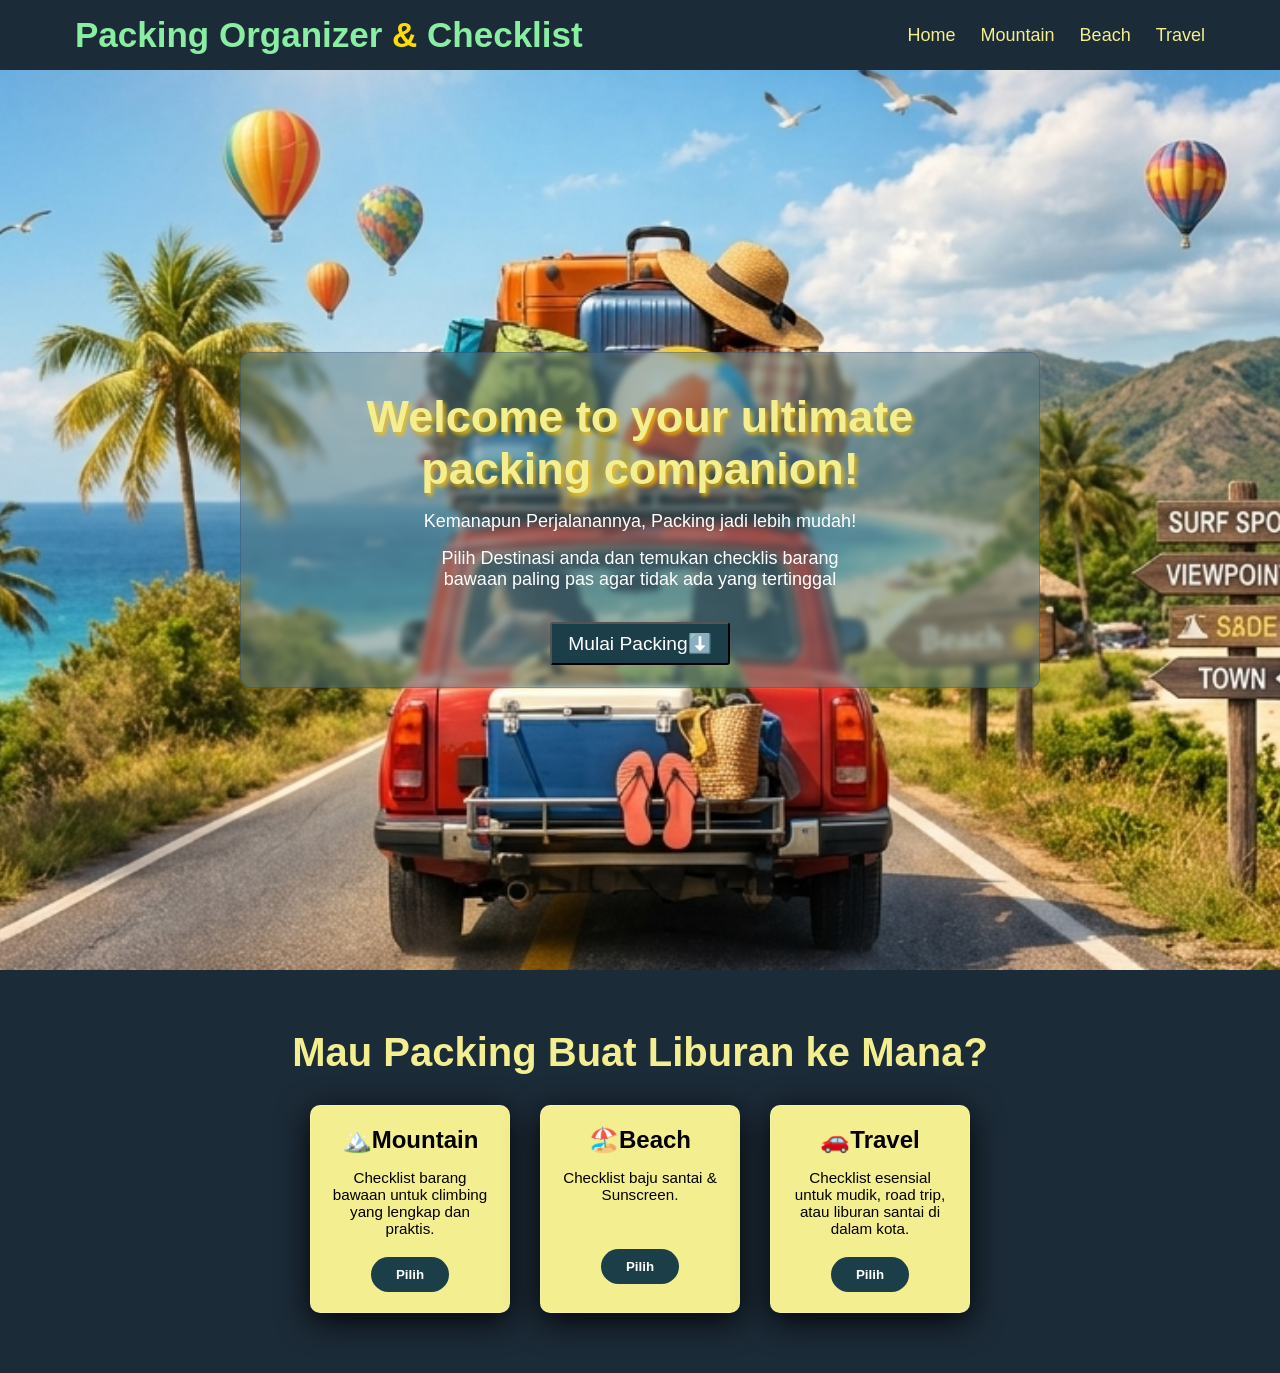
<file: Index.html>
<!DOCTYPE html>
<html lang="">
    <head>
        <title>Home</title>
        <link rel="stylesheet" href="style.css">
    </head>
    <body><nav class="navbar">
            <div class ="navbar-logo">
                <h1>Packing Organizer <span class="tec">& </span>Checklist</h1>
            </div>
            <ul>
                <li><a href="Index.html">Home</a></li>
                <li><a href="gunung.html">Mountain</a></li>
                <li><a href="pantai.html">Beach</a></li>
                <li><a href="mudik.html">Travel</a></li>
            </ul>
            </div>
        </nav>
        
        <nav class="home">
            <main class="isi">
                <h1>Welcome to your<span> ultimate packing </span>companion!</h1>
                <p>Kemanapun Perjalanannya, Packing jadi lebih mudah!</p>
                <p>Pilih Destinasi anda dan temukan checklis barang bawaan paling pas agar tidak ada yang tertinggal</p>
                <a href="#menu-pilihan">
                    <button class="btn-go">Mulai Packing⬇️</button>
                </a>
            </main>
        </nav> 
        <section id="menu-pilihan" style="padding: 60px 20px; text-align: center;">
            <h2 style="color: #f3ee90; font-size: 2.5rem; margin-bottom: 30px;">Mau Packing Buat Liburan ke Mana?</h2>
            <div style="display: flex; justify-content: center; gap: 20px; flex-wrap: wrap;">
                <div class="menu-container">
                    <div class="card" style="background-color: #f3ee90; padding: 20px; border-radius: 10px; width: 200px;">
                        <h3>🏔️Mountain</h3>
                        <p>Checklist barang bawaan untuk climbing yang lengkap dan praktis.</p>
                        <a href="gunung.html" class="cta"><button>Pilih</button></a>
                    </div>
                    <div class="card" style="background-color: #f3ee90; padding: 20px; border-radius: 10px; width: 200px;">
                        <h3>🏖️Beach</h3>
                        <p>Checklist baju santai & Sunscreen.</p>
                        <a href="pantai.html" class="cta"><button>Pilih</button></a>
                    </div>
                    <div class="card" style="background-color: #f3ee90; padding: 20px; border-radius: 10px; width: 200px;">
                        <h3>🚗Travel</h3>
                        <p>Checklist esensial untuk mudik, road trip, atau liburan santai di dalam kota.</p>
                        <a href="mudik.html" class="cta"><button>Pilih</button></a>
                    </div>
                </div>
        </section>
    </body>
</html>
</file>
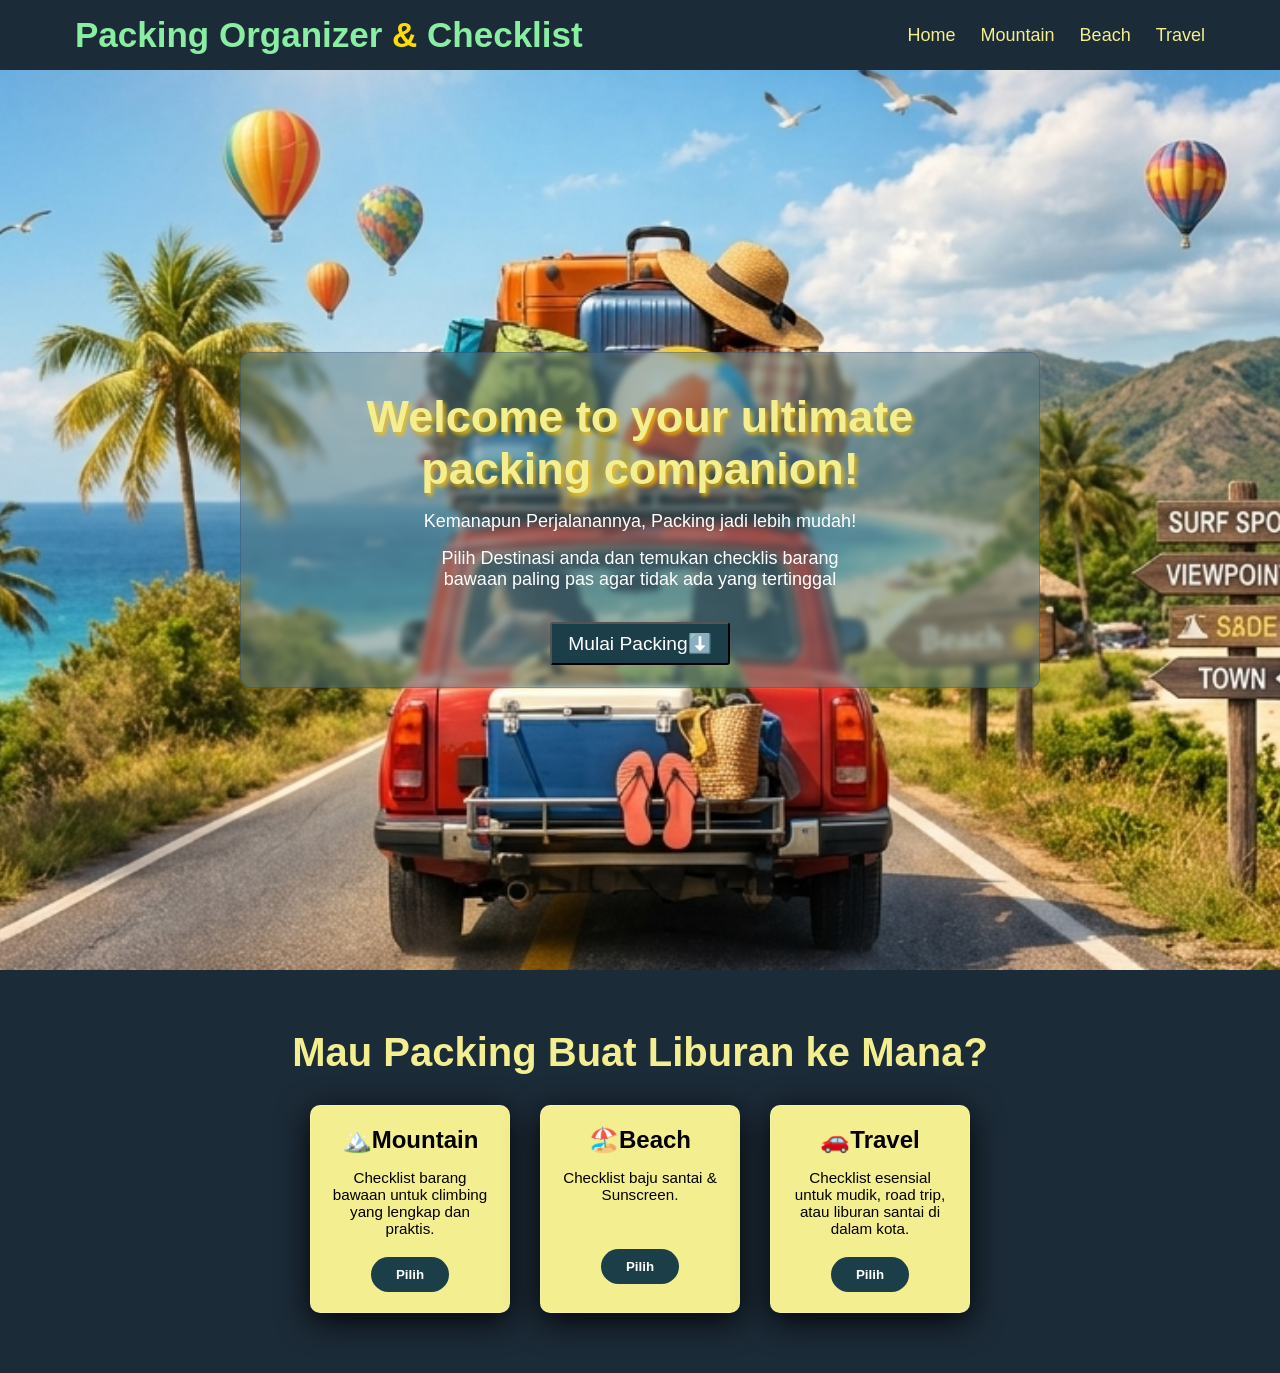
<file: index.html>
<!DOCTYPE html>
<html lang="">
    <head>
        <title>Home</title>
        <link rel="stylesheet" href="style.css">
    </head>
    <body><nav class="navbar">
            <div class ="navbar-logo">
                <h1>Packing Organizer <span class="tec">& </span>Checklist</h1>
            </div>
            <ul>
                <li><a href="index.html">Home</a></li>
                <li><a href="gunung.html">Mountain</a></li>
                <li><a href="pantai.html">Beach</a></li>
                <li><a href="mudik.html">Travel</a></li>
            </ul>
            </div>
        </nav>
        
        <nav class="home">
            <main class="isi">
                <h1>Welcome to your<span> ultimate packing </span>companion!</h1>
                <p>Kemanapun Perjalanannya, Packing jadi lebih mudah!</p>
                <p>Pilih Destinasi anda dan temukan checklis barang bawaan paling pas agar tidak ada yang tertinggal</p>
                <a href="#menu-pilihan">
                    <button class="btn-go">Mulai Packing⬇️</button>
                </a>
            </main>
        </nav> 
        <section id="menu-pilihan" style="padding: 60px 20px; text-align: center;">
            <h2 style="color: #f3ee90; font-size: 2.5rem; margin-bottom: 30px;">Mau Packing Buat Liburan ke Mana?</h2>
            <div style="display: flex; justify-content: center; gap: 20px; flex-wrap: wrap;">
                <div class="menu-container">
                    <div class="card" style="background-color: #f3ee90; padding: 20px; border-radius: 10px; width: 200px;">
                        <h3>🏔️Mountain</h3>
                        <p>Checklist barang bawaan untuk climbing yang lengkap dan praktis.</p>
                        <a href="gunung.html" class="cta"><button>Pilih</button></a>
                    </div>
                    <div class="card" style="background-color: #f3ee90; padding: 20px; border-radius: 10px; width: 200px;">
                        <h3>🏖️Beach</h3>
                        <p>Checklist baju santai & Sunscreen.</p>
                        <a href="pantai.html" class="cta"><button>Pilih</button></a>
                    </div>
                    <div class="card" style="background-color: #f3ee90; padding: 20px; border-radius: 10px; width: 200px;">
                        <h3>🚗Travel</h3>
                        <p>Checklist esensial untuk mudik, road trip, atau liburan santai di dalam kota.</p>
                        <a href="mudik.html" class="cta"><button>Pilih</button></a>
                    </div>
                </div>
        </section>
    </body>
</html>
</file>
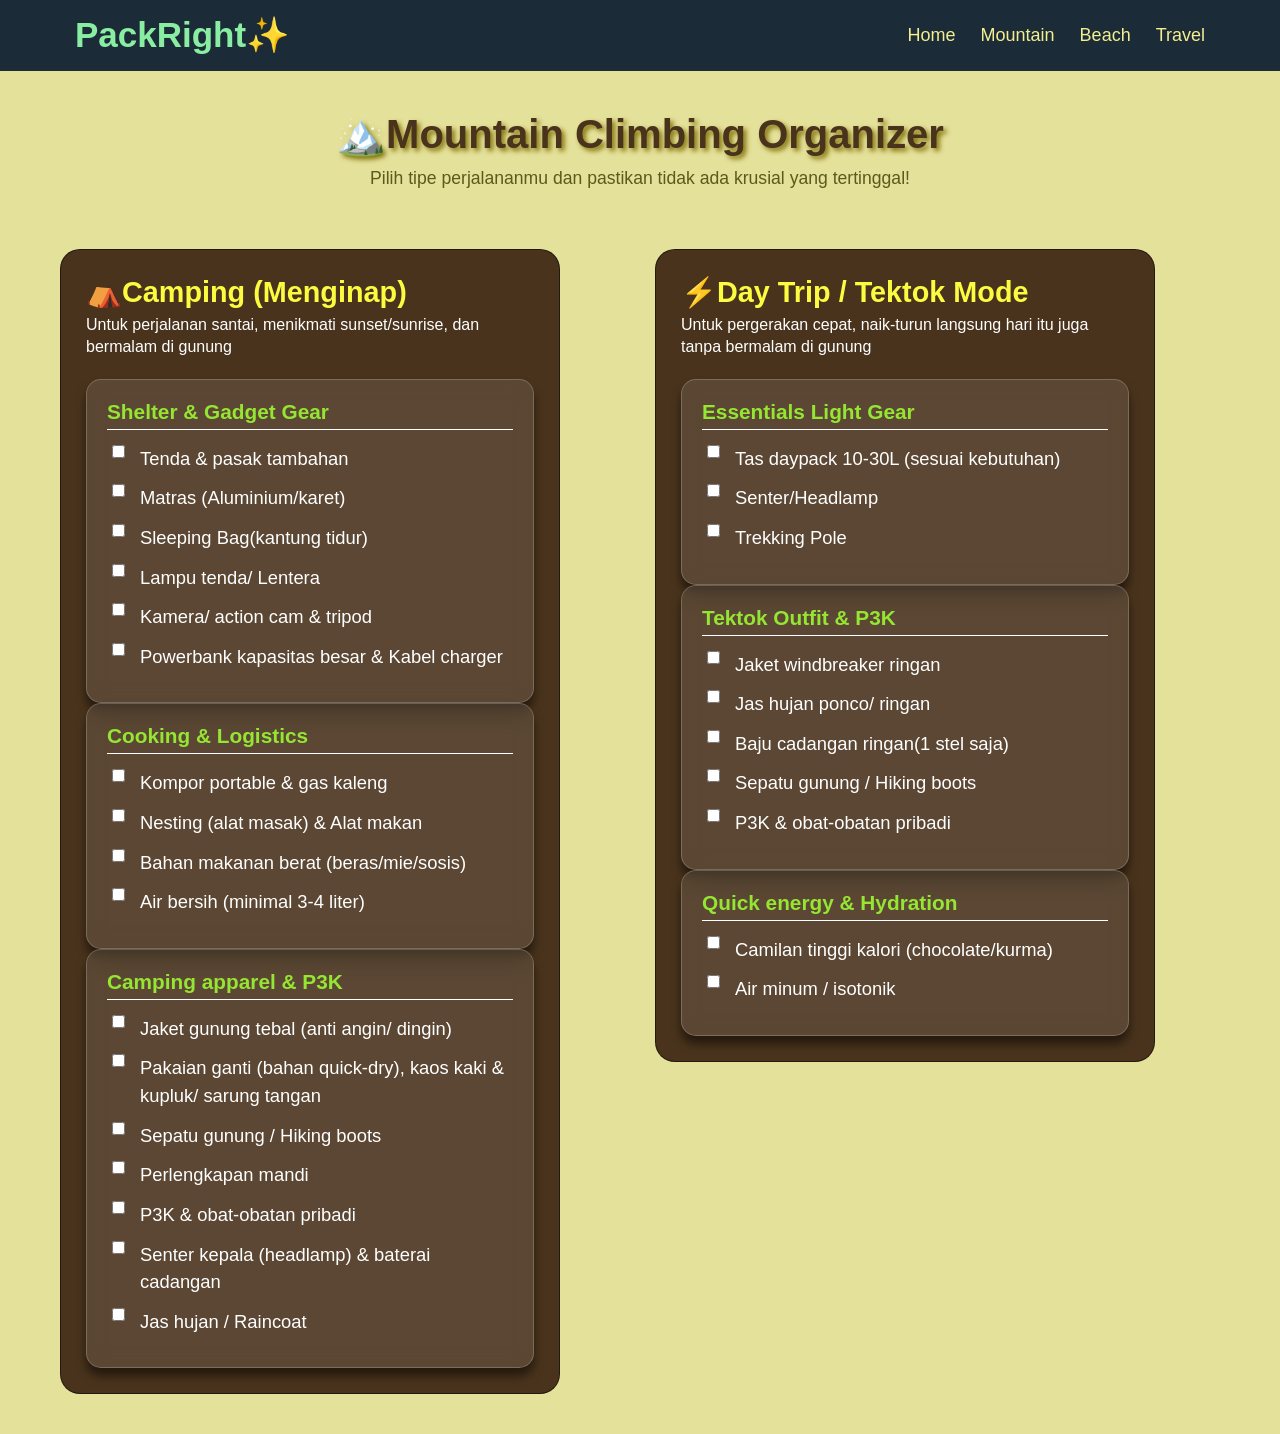
<file: gunung.html>
<!DOCTYPE html>
<html lang="id">
    <head>
        <title>Camping & Tektok Checklist - PackRight</title>
        <link rel="stylesheet" href="style.css">
    </head>
    <body class="camping-page">
        <nav class="navbar">
            <div class ="navbar-logo">
                <h1>PackRight✨</h1>
            </div>
                <ul>
                    <li><a href="index.html">Home</a></li>
                    <li><a href="gunung.html">Mountain</a></li>
                    <li><a href="pantai.html">Beach</a></li>
                    <li><a href="mudik.html">Travel</a></li>
                </ul>
        </nav>
        
            <header class="page-header">
                <h1>🏔️Mountain Climbing Organizer</h1>
                <p>Pilih tipe perjalananmu dan pastikan tidak ada krusial yang tertinggal!</p>
            </header>
            <main class="mountain-wrapper">
                <section class="mountain-section">
                    <h2 class="section-title">⛺Camping (Menginap)</h2>
                    <p class="section-subtitle">Untuk perjalanan santai, menikmati sunset/sunrise, dan bermalam di gunung</p>
                    <div class="checklist-grid">
                        <div class="checklist-card">
                            <h3>Shelter & Gadget Gear</h3>
                            <ul class="checklist-list">
                                <li><input type="checkbox" id="c1"><label for="c1">Tenda & pasak tambahan</label></li>
                                <li><input type="checkbox" id="c2"><label for="c2">Matras (Aluminium/karet)</label></li>
                                <li><input type="checkbox" id="c3"><label for="c3">Sleeping Bag(kantung tidur)</label></li>
                                <li><input type="checkbox" id="c4"><label for="c4">Lampu tenda/ Lentera</label></li>
                                <li><input type="checkbox" id="c5"><label for="c5">Kamera/ action cam & tripod</label></li>
                                <li><input type="checkbox" id="c6"><label for="c6">Powerbank kapasitas besar & Kabel charger</label></li>
                            </ul>
                        </div> 
                    </div>
                        <div class="checklist-card">
                            <h3>Cooking & Logistics</h3>
                            <ul class="checklist-list">
                                <li><input type="checkbox" id="c7"><label for="c7">Kompor portable & gas kaleng</label></li>
                                <li><input type="checkbox" id="c8"><label for="c8">Nesting (alat masak) & Alat makan</label></li>
                                <li><input type="checkbox" id="c9"><label for="c9">Bahan makanan berat (beras/mie/sosis)</label></li>
                                <li><input type="checkbox" id="c10"><label for="c10">Air bersih (minimal 3-4 liter)</label></li>
                            </ul>
                        </div>

                        <div class="checklist-card">
                            <h3>Camping apparel & P3K</h3>
                            <ul class="checklist-list">
                                <li><input type="checkbox" id="c11"><label for="c11">Jaket gunung tebal (anti angin/ dingin)</label></li>
                                <li><input type="checkbox" id="c12"><label for="c12">Pakaian ganti (bahan quick-dry), kaos kaki & kupluk/ sarung tangan</label></li>
                                <li><input type="checkbox" id="c13"><label for="c13">Sepatu gunung / Hiking boots</label></li>
                                <li><input type="checkbox" id="c14"><label for="c14">Perlengkapan mandi</label></li>
                                <li><input type="checkbox" id="c15"><label for="c15">P3K & obat-obatan pribadi</label></li>
                                <li><input type="checkbox" id="c16"><label for="c16">Senter kepala (headlamp) & baterai cadangan</label></li>
                                <li><input type="checkbox" id="c17"><label for="c17">Jas hujan / Raincoat</label></li>
                            </ul>
                        </div>
                </section>

                <section class="mountain-section">
                    <h2 class="section-title">⚡Day Trip / Tektok Mode</h2>
                    <p class="section-subtitle">Untuk pergerakan cepat, naik-turun langsung hari itu juga tanpa bermalam di gunung</p>
                    <div class="checklist-grid">
                        <div class="checklist-card">
                            <h3>Essentials Light Gear</h3>
                            <ul class="checklist-list">
                                <li><input type="checkbox" id="t1"><label for="t1">Tas daypack 10-30L (sesuai kebutuhan)</label></li>
                                <li><input type="checkbox" id="t2"><label for="t2">Senter/Headlamp</label></li>
                                <li><input type="checkbox" id="t3"><label for="t3">Trekking Pole</label></li>
                            </ul>
                        </div>
                    </div>

                
                        <div class="checklist-card">
                            <h3>Tektok Outfit & P3K</h3>
                            <ul class="checklist-list">
                                <li><input type="checkbox" id="t4"><label for="t4">Jaket windbreaker ringan</label></li>
                                <li><input type="checkbox" id="t5"><label for="t5">Jas hujan ponco/ ringan</label></li>
                                <li><input type="checkbox" id="t6"><label for="t6">Baju cadangan ringan(1 stel saja)</label></li>
                                <li><input type="checkbox" id="t7"><label for="t7">Sepatu gunung / Hiking boots</label></li>
                                <li><input type="checkbox" id="t8"><label for="t8">P3K & obat-obatan pribadi</label></li>
                            </ul>
                        </div>
                    </div>
                        <div class="checklist-card">
                            <h3>Quick energy & Hydration</h3>
                            <ul class="checklist-list">
                                <li><input type="checkbox" id="t9"><label for="t9">Camilan tinggi kalori (chocolate/kurma)</label></li>
                                <li><input type="checkbox" id="t10"><label for="t10">Air minum / isotonik</label></li>
                            </ul>
                        </div>
                </section>
            </main>
    </body>
</html>
</file>
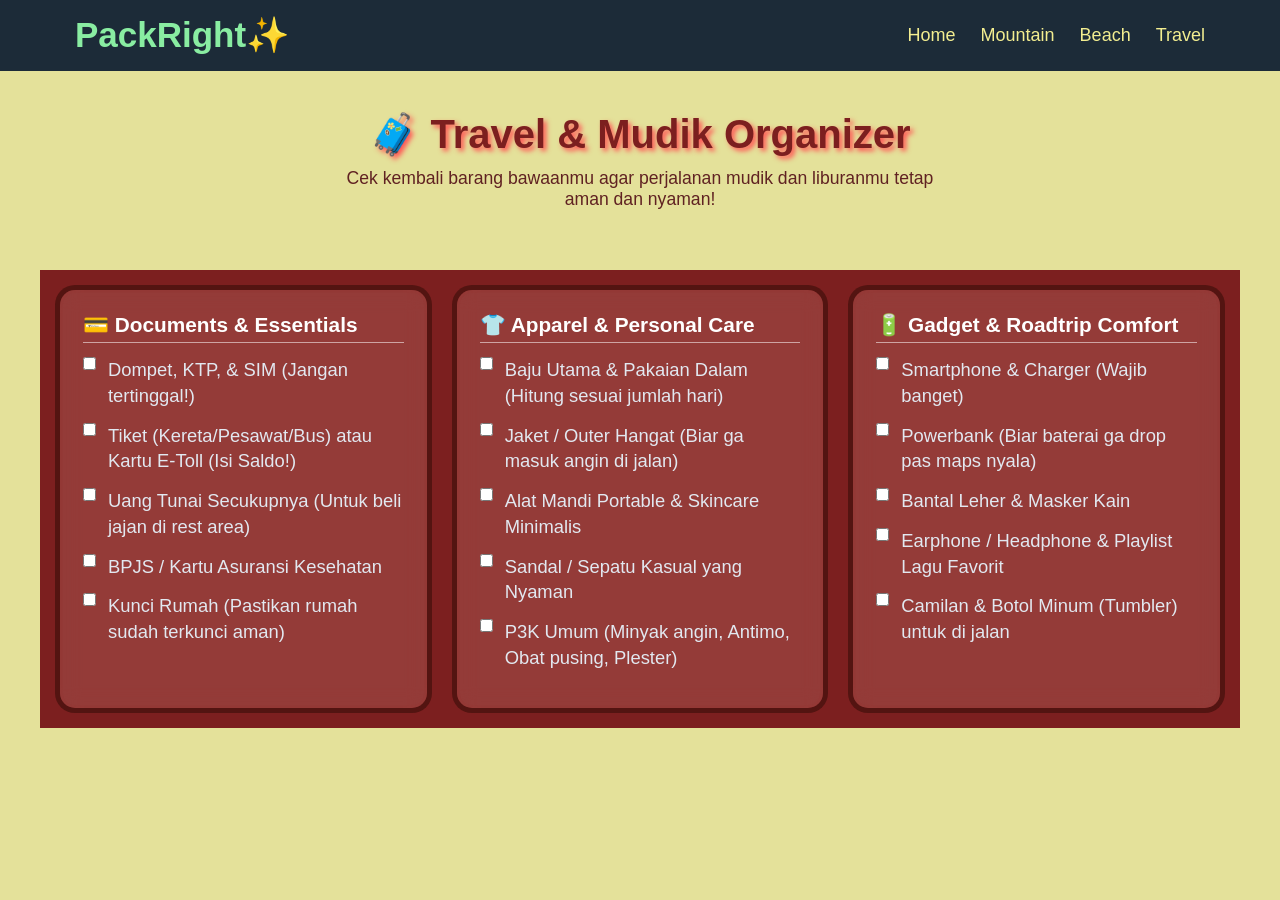
<file: mudik.html>
<!DOCTYPE html>
<html lang="id">
<head>
    <meta charset="UTF-8">
    <meta name="viewport" content="width=device-width, initial-scale=1.0">
    <title>Travel & Mudik Checklist - PackRight</title>
    <link rel="stylesheet" href="style.css">
</head>
<body class="travel-page">

    <nav class="navbar">
        <div class="navbar-logo">
            <h1>PackRight✨</h1>
        </div>
        <ul>
            <li><a href="index.html">Home</a></li>
            <li><a href="gunung.html">Mountain</a></li>
            <li><a href="pantai.html">Beach</a></li>
            <li><a href="mudik.html" class="active">Travel</a></li>
        </ul>
    </nav>

    <header class="page-heade">
        <h1>🧳 Travel & Mudik Organizer</h1>
        <p>Cek kembali barang bawaanmu agar perjalanan mudik dan liburanmu tetap aman dan nyaman!</p>
    </header>
    
    <main class="travel-wrapper">
        
        <div class="chelist-card">
            <h3>💳 Documents & Essentials</h3>
            <ul class="checklist-b">
                <li><input type="checkbox" id="v1"><label for="v1">Dompet, KTP, & SIM (Jangan tertinggal!)</label></li>
                <li><input type="checkbox" id="v2"><label for="v2">Tiket (Kereta/Pesawat/Bus) atau Kartu E-Toll (Isi Saldo!)</label></li>
                <li><input type="checkbox" id="v3"><label for="v3">Uang Tunai Secukupnya (Untuk beli jajan di rest area)</label></li>
                <li><input type="checkbox" id="v4"><label for="v4">BPJS / Kartu Asuransi Kesehatan</label></li>
                <li><input type="checkbox" id="v5"><label for="v5">Kunci Rumah (Pastikan rumah sudah terkunci aman)</label></li>
            </ul>
        </div>

        <div class="chelist-card">
            <h3>👕 Apparel & Personal Care</h3>
            <ul class="checklist-b">
                <li><input type="checkbox" id="v6"><label for="v6">Baju Utama & Pakaian Dalam (Hitung sesuai jumlah hari)</label></li>
                <li><input type="checkbox" id="v7"><label for="v7">Jaket / Outer Hangat (Biar ga masuk angin di jalan)</label></li>
                <li><input type="checkbox" id="v8"><label for="v8">Alat Mandi Portable & Skincare Minimalis</label></li>
                <li><input type="checkbox" id="v9"><label for="v9">Sandal / Sepatu Kasual yang Nyaman</label></li>
                <li><input type="checkbox" id="v10"><label for="v10">P3K Umum (Minyak angin, Antimo, Obat pusing, Plester)</label></li>
            </ul>
        </div>

        <div class="chelist-card">
            <h3>🔋 Gadget & Roadtrip Comfort</h3>
            <ul class="checklist-b">
                <li><input type="checkbox" id="v11"><label for="v11">Smartphone & Charger (Wajib banget)</label></li>
                <li><input type="checkbox" id="v12"><label for="v12">Powerbank (Biar baterai ga drop pas maps nyala)</label></li>
                <li><input type="checkbox" id="v13"><label for="v13">Bantal Leher & Masker Kain</label></li>
                <li><input type="checkbox" id="v14"><label for="v14">Earphone / Headphone & Playlist Lagu Favorit</label></li>
                <li><input type="checkbox" id="v15"><label for="v15">Camilan & Botol Minum (Tumbler) untuk di jalan</label></li>
            </ul>
        </div>

    </main>

</body>
</html>
</file>
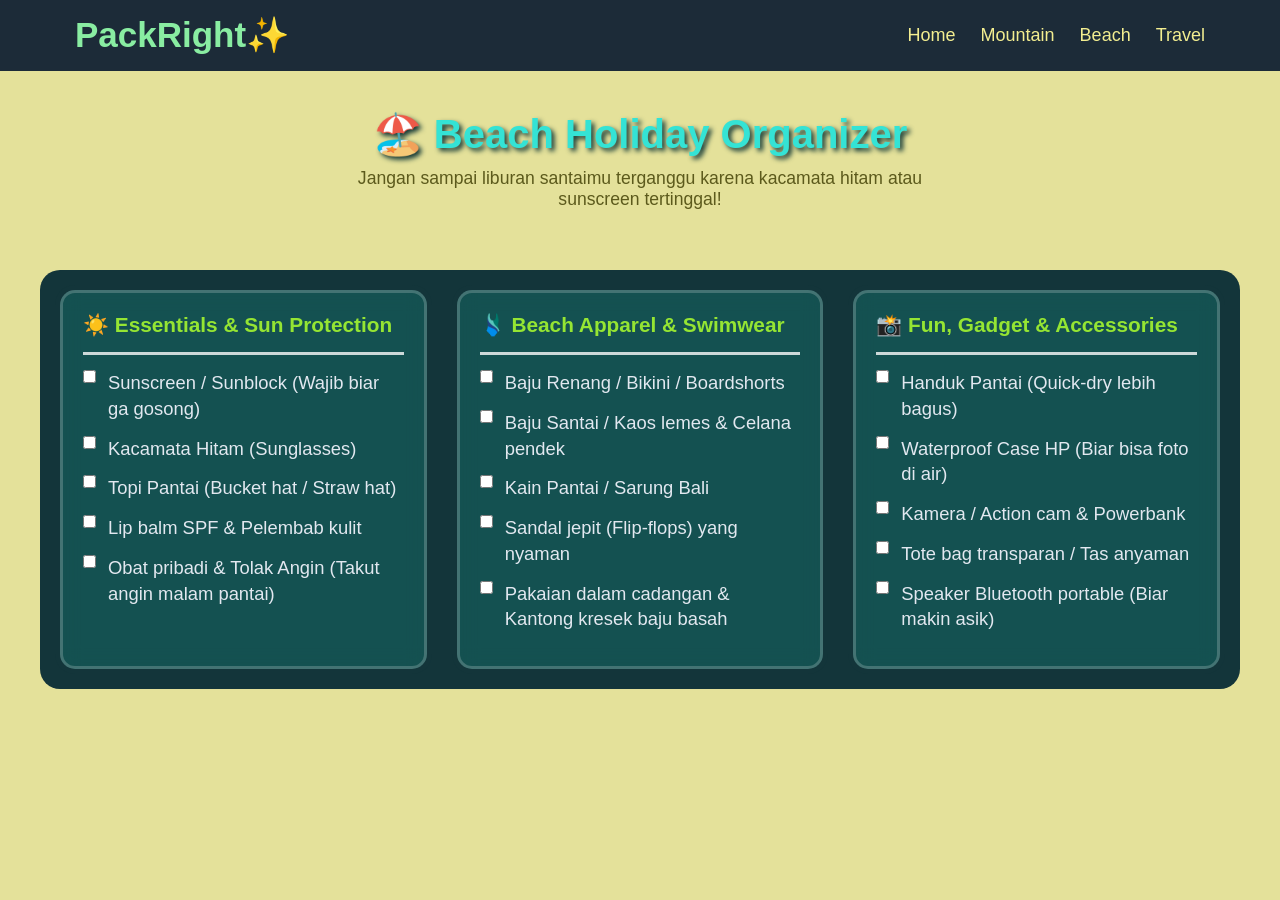
<file: pantai.html>
<!DOCTYPE html>
<html lang="id">
<head>
    <title>Beach Packing Checklist - PackRight</title>
    <link rel="stylesheet" href="style.css">
</head>
<body class="beach-page">

    <nav class="navbar">
        <div class="navbar-logo">
            <h1>PackRight✨</h1>
        </div>
        <ul>
            <li><a href="index.html">Home</a></li>
            <li><a href="gunung.html">Mountain</a></li>
            <li><a href="pantai.html" class="active">Beach</a></li>
            <li><a href="mudik.html">Travel</a></li>
        </ul>
    </nav>

    <header class="page-head">
        <h1>🏖️ Beach Holiday Organizer</h1>
        <p>Jangan sampai liburan santaimu terganggu karena kacamata hitam atau sunscreen tertinggal!</p>
    </header>
    
    <main class="beach-wrapper">
        
        <div class="check-card">
            <h3>☀️ Essentials & Sun Protection</h3>
            <ul class="check-list">
                <li><input type="checkbox" id="b1"><label for="b1">Sunscreen / Sunblock (Wajib biar ga gosong)</label></li>
                <li><input type="checkbox" id="b2"><label for="b2">Kacamata Hitam (Sunglasses)</label></li>
                <li><input type="checkbox" id="b3"><label for="b3">Topi Pantai (Bucket hat / Straw hat)</label></li>
                <li><input type="checkbox" id="b4"><label for="b4">Lip balm SPF & Pelembab kulit</label></li>
                <li><input type="checkbox" id="b5"><label for="b5">Obat pribadi & Tolak Angin (Takut angin malam pantai)</label></li>
            </ul>
        </div>

        <div class="check-card">
            <h3>🩱 Beach Apparel & Swimwear</h3>
            <ul class="check-list">
                <li><input type="checkbox" id="b6"><label for="b6">Baju Renang / Bikini / Boardshorts</label></li>
                <li><input type="checkbox" id="b7"><label for="b7">Baju Santai / Kaos lemes & Celana pendek</label></li>
                <li><input type="checkbox" id="b8"><label for="b8">Kain Pantai / Sarung Bali</label></li>
                <li><input type="checkbox" id="b9"><label for="b9">Sandal jepit (Flip-flops) yang nyaman</label></li>
                <li><input type="checkbox" id="b10"><label for="b10">Pakaian dalam cadangan & Kantong kresek baju basah</label></li>
            </ul>
        </div>

        <div class="check-card">
            <h3>📸 Fun, Gadget & Accessories</h3>
            <ul class="check-list">
                <li><input type="checkbox" id="b11"><label for="b11">Handuk Pantai (Quick-dry lebih bagus)</label></li>
                <li><input type="checkbox" id="b12"><label for="b12">Waterproof Case HP (Biar bisa foto di air)</label></li>
                <li><input type="checkbox" id="b13"><label for="b13">Kamera / Action cam & Powerbank</label></li>
                <li><input type="checkbox" id="b14"><label for="b14">Tote bag transparan / Tas anyaman</label></li>
                <li><input type="checkbox" id="b15"><label for="b15">Speaker Bluetooth portable (Biar makin asik)</label></li>
            </ul>
        </div>

    </main>

</body>
</html>
</file>
<file: style.css>
html{
    scroll-behavior: smooth;
}
@import url('https://fonts.googleapis.com/css2?family=Poppins:ital,wght@0,100;0,200;0,300;0,400;0,500;0,600;0,700;0,800;0,900;1,100;1,200;1,300;1,400;1,500;1,600;1,700;1,800;1,900&display=swap');

@keyframes zoomMulus{
    from{
        transform: scale(0.8);
        opacity: 0;
    }
    to{
        transform: scale(1);
        opacity: 1;
    }
}   
*{
    margin: 0;
    padding: 0;
    box-sizing: border-box;
    font-family: poppins, sans-serif;
}
.navbar{
    background-color: #1C2B38;
    color: white;
    padding: 15px 75px;
    display: flex;
    justify-content: space-between;
    align-items: center;
}
.navbar .navbar-logo h1{
    font-size: 35px;
    color: #89eda2;
}
.navbar .navbar-logo .tec{
    color: rgb(255, 221, 1);
}
.navbar ul{
    list-style: none;
    gap: 25px;
    display: flex;
}
.navbar ul li{
    position: relative;
}
.navbar ul li a{
    text-decoration: none;
    font-size: 18px;
    color: #f3ee90;
    transition: 0.3s ease;
}
.navbar ul li a::before{
    position: absolute;
    width: 0;
    height: 2px;
    left: 0;
    bottom: 5px;
    background-color: rgb(153, 255, 0);
    transition: 0.3s ease;
}
.navbar ul li a:hover{
    color: rgb(153, 255, 0);
}
.home{
    min-height: 100vh;
    display: flex;;
    align-items:center;
    background-image: url('baru.png');
    background-repeat: no-repeat;
    background-size: cover;
    background-position: center;
    background-size: 190%;
    justify-content: center;
}
.home .isi{
    font-family: arial, sans-serif;
    padding: 1.4rem 7%;
    max-width: 50rem;
    border: 0;
    border-radius: 10px;
    background: #557b8180;
    backdrop-filter: blur(3px);
    -webkit-backdrop-filter: blur (8px);
    border: 1px solid rgba(22, 24, 103, 0.2);
    border-radius: 10px;
    animation: zoomMulus 0.8s cubic-bezier(0.25, 0.46, 0.45, 0.94) forwards;
    text-align: center;
}
.isi a{
    text-decoration: none;
}
.isi h1{
    margin-top: 1rem;
    font-size: 45px;
    color: #f3ee90;
    text-shadow: 2.5px 2.5px 4px rgba(254, 195, 0, 0.783);
    text-align: center;
}
.isi p{
    width: 70%;
    height: 100%;
    background: transparent;
    outline: none;
    font-size: 18px;
    color: #ffffff;
    padding:0;
    text-align: center;
    justify-content: center;
    margin: 1rem auto;
    
}
.isi .btn-go{
    margin-top: 1rem;
    display: inline-block;
    padding: 0.5rem 1rem;
    font-size: 1.2rem;
    color: rgb(255, 255, 255);
    background-color: rgb(28, 62, 72);
    border-radius: 0.2rem;
} 
#menu-pilihan{
    padding: 80px 20px;
    text-align: center;
    background-color: #1C2B38;
    color: rgb(3, 3, 3);
}
#menu-pilihan h2{
    color: rgb(255, 255, 255);
    font-size: 2rem;
    margin-bottom: 40px;
}
.menu-container{
    display:flex;justify-content:center;
    gap: 30px;flex-wrap: wrap;
    max-width: 1100px;
    margin:auto;
}
#menu-pilihan .card{
    display: flex;
    flex-direction: column;
    align-items: center;
    text-align: center;
    min-height: 150px;
    background:rgba(255, 255, 255, 0.08);
    backdrop-filter: blur(10px);
    -webkit-backdrop-filter: blur(10px);
    border: 1px solid rgba(255, 255, 255, 0.2);
    padding: 30px 20px;
    border-radius: 10px;
    width: 280px;
    box-shadow: 0 8px 32px 0 rgba(0, 0, 0, 0.9);
    transition: transform 0.3s ease, box-shadow 0.3s ease;
}
#menu-pilihan .card:hover{
    transform: translateY(-10px);
    box-shadow: 0 12px 40px 0 rgba(0, 0, 0, 0.5);
    border : 1px solid rgba(255, 255, 255, 0.4);
}
#menu-pilihan .card h3{
    font-size: 1.5rem;
    margin-bottom: 15px;
    color: rgb(1, 1, 1);
}
#menu-pilihan .card p{
    font-size: 0.95rem;
    color: rgb(0, 0, 0);
    margin-bottom: 20px;
    min-height: 60px;
}
#menu-pilihan .card .cta{
    text-decoration: none;
}
#menu-pilihan .card button {
    background-color: rgb(28, 62, 72);
    color: rgb(255, 255, 255);
    border: none;
    padding: 10px 25px;
    border-radius: 20px;
    font-weight: bold;
    cursor: pointer;
    transition: background-color 0.2s ease;
    display:flex;
    flex-direction: column;
    justify-content: space-between;
    align-items: center;
    min-height: 30px;
}
#menu-pilihan .card button:hover{
    background-color: #448dac;
    color: rgb(255, 255, 255);
}

/* ========== HALAMAN GUNUNG (MOUNTAIN PAGE) ========== */
.camping-page{
    background-color: #e4e19a;
}
.page-header{
    text-align: center;
    padding: 40px 20px 20px 20px;
    color: rgb(32, 148, 144);
}
.page-header h1{
    font-size: 2.5rem;
    margin-bottom: 10px;
    text-align: center;
    text-shadow: 3px 3px 5px rgb(129, 113, 7);
    color: #49331c;
}
.page-header p{
    font-size: 1.1rem;
    color: rgb(92, 90, 28);
    text-align: center;
    max-width: 600px;
    margin: 0 auto;
}
.mountain-wrapper{
    display: grid;
    grid-template-columns: repeat(auto-fit, minmax(300px, 1fr));
    justify-content: center;
    align-items: flex-start;
    gap: 30px;
    padding: 0 20px;
    max-width: 1200px;
    margin: 40px auto;
    box-sizing: border-box;
}
.mountain-section{
    width: 100%;
    max-width: 500px;
    background: #49331c;
    border: 1px solid rgba(0, 0, 0, 0.5);
    border-radius: 20px;
    padding: 25px;
    box-sizing: border-box;
}
.section-title{
    font-size: 1.8rem;
    margin-bottom: 10px;
    color: rgb(255, 255, 255);
    display: flex;
    align-items: center;
    gap: 10px;
}
.section-subtitle{
    font-size: 1rem;
    margin-bottom: 20px;
    color: #cbd5e0;
    margin-bottom: 30px;
    line-height: 1.4;
}
.section-title{
    font-size: 1.8rem;
    margin-bottom: 5px;
    color: #fbfb40;
}
.section-subtitle{
    font-size: 1rem;
    margin-bottom: 20px;
    color: rgb(255, 255, 255);
}
.checklist-grid{
    display: flex;
    flex-direction: column;
    gap: 20px;
    border: #4FD1C5;
}
.checklist-card{
    background: rgba(255, 255, 255, 0.1);
    backdrop-filter: blur(10px);
    -webkit-backdrop-filter: blur(10px);
    border: 1px solid rgba(255, 255, 255, 0.2);
    border-radius: 15px;
    padding: 20px;
    box-shadow: 0 8px 10px 0 rgba(0, 0, 0, 0.5);
    transition: transform 0.3s ease;
    
}
.checklist-card:hover{
    transform: translateY(-3px);
    border-color: rgba(255, 255, 255, 0.3);
}
.checklist-card h3{
    font-size: 1.3rem;
    margin-bottom: 10px;
    color: #95e533;
    margin-bottom: 15px;
    border-bottom: 1px solid rgb(255, 255, 255);
    padding-bottom: 5px;
}
.checklist-list{
    list-style: none;
    padding: 0;
    margin: 5px;
}
.checklist-list li{
    display: flex;
    align-items: flex-start;
    gap: 15px;
    margin: 12px 0;
    color: #ffffff;
    font-size: 1.15rem;
    line-height: 1.5;
}
.checklist-list input[type="checkbox"]:checked+label{
    text-decoration: line-through;
    color: #0a0b0d;
    transition: all 0.3 ease;
}
.checklist-list input[type="checkbox"], .checklist-list label{
    cursor: pointer;
}

/* ========== HALAMAN PANTAI (BEACH PAGE ========= */
.beach-page {
    background-color: #e4e19a;
    min-height: 100vh;
    display: flex;
    flex-direction: column;
}
.page-head{
    text-align: center;
    padding: 40px 20px 20px 20px;
    color: rgb(32, 148, 144);
}
.page-head h1{
    font-size: 2.5rem;
    margin-bottom: 10px;
    text-align: center;
    text-shadow: 3px 3px 5px rgb(19, 56, 54);
    color: #34e3d5;
}
.page-head p{
    font-size: 1.1rem;
    color: rgb(92, 90, 28);
    text-align: center;
    max-width: 600px;
    margin: 0 auto;
}
.beach-wrapper {
    display: grid;
    grid-template-columns: repeat(auto-fit, minmax(300px, 1fr));
    gap: 30px;
    max-width: 1200px;
    max-height: 1200px;
    margin: 40px auto;
    padding: 0 20px;
    width: 100%;
    box-sizing: border-box;
    background-color: #13353a;
    border-radius: 20px;
}
.beach-page .check-card h3 {
    color: #95e533;
    margin-bottom: 15px;
    font-size: 1.3rem;
    border-bottom: 3px solid rgba(255, 255, 255, 0.784);
    padding-bottom: 15px;
}
.check-card{
    background: rgba(28, 156, 141, 0.274);
    backdrop-filter: blur(10px);
    -webkit-backdrop-filter: blur(10px);
    border: 3px solid rgba(255, 255, 255, 0.2);
    border-radius: 15px;
    padding: 20px;
    box-shadow: 0 0 0 5px #13353a;
    transition: transform 0.3s ease;
    margin-top: 20px;
    margin-bottom: 20px;
}
.check-card:hover{
    transform: translateY(-3px);
    border-color: rgba(255, 255, 255, 0.3);
}
.check-card h3{
    font-size: 1.3rem;
    margin-bottom: 10px;
    color: #99d1cb;
    border-bottom: 1px solid rgb(255, 255, 255);
    padding-bottom: 5px;
}
.check-list{
   list-style: none;
   padding: 0;
   margin: 0;
}
.check-list li{
    display: flex;
    align-items: flex-start;
    font-size: 1.2re;
    gap: 12px;
    margin: 14px 0;
    color: #E2E8F0;
    font-size: 1.15rem;
    line-height: 1.4;
}
.check-list input[type="checkbox"]:checked+label{
    text-decoration: line-through;
    color: #ffffff;
    transition: all 0.3 ease;
}
.check-list input[type="checkbox"], .checklist-list label{
    cursor: pointer;
}

/* =========== HALAMAN TRAVEL / MUDIK ============ */
.travel-page {
    background: linear-gradient(135px, #111827 0%, #312e81 100%);
    background-color: #e4e19a;
    min-height: 100vh;
    display: flex;
    flex-direction: column;
}
.page-heade{
    text-align: center;
    padding: 40px 20px 20px 20px;
    color: rgb(32, 148, 144);
}
.page-heade h1{
    font-size: 2.5rem;
    margin-bottom: 10px;
    text-align: center;
    text-shadow: 3px 3px 5px rgb(255, 84, 84);
    color: #7c1f1f;
}
.page-heade p{
    font-size: 1.1rem;
    color: rgb(96, 34, 34);
    text-align: center;
    max-width: 600px;
    margin: 0 auto;
}
.travel-wrapper {
    display: grid;
    grid-template-columns: repeat(auto-fit, minmax(300px, 1fr));
    gap: 30px;
    max-width: 1200px;
    margin: 40px auto;
    padding: 0 20px;
    width: 100%;
    box-sizing: border-box;
    background-color: #7c1f1f;
}
.chelist-card{
    background: rgba(210, 134, 125, 0.274);
    backdrop-filter: blur(10px);
    -webkit-backdrop-filter: blur(10px);
    border: 3px solid rgba(150, 45, 45, 0.2);
    border-radius: 15px;
    padding: 20px;
    box-shadow: 0 0 0 5px #531411;
    transition: transform 0.3s ease;
    margin-top: 20px;
    margin-bottom: 20px;
}
.chelist-card:hover{
    transform: translateY(-3px);
    border-color: rgba(189, 189, 189, 0.3);
}
.chelist-card h3{
    font-size: 1.3rem;
    margin-bottom: 10px;
    color: #ffffff;
    border-bottom: 1px solid rgba(255, 255, 255, 0.537);
    padding-bottom: 5px;
}
.checklist-b{
   list-style: none;
   padding: 0;
   margin: 0;
}
.checklist-b li{
    display: flex;
    align-items: flex-start;
    font-size: 1.2re;
    gap: 12px;
    margin: 14px 0;
    color: #E2E8F0;
    font-size: 1.15rem;
    line-height: 1.4;
}
.checklist-b input[type="checkbox"]:checked+label{
    text-decoration: line-through;
    color: #060606;
    transition: all 0.3 ease;
}
.checklist-b input[type="checkbox"], .checklist-list label{
    cursor: pointer;
}
</file>
